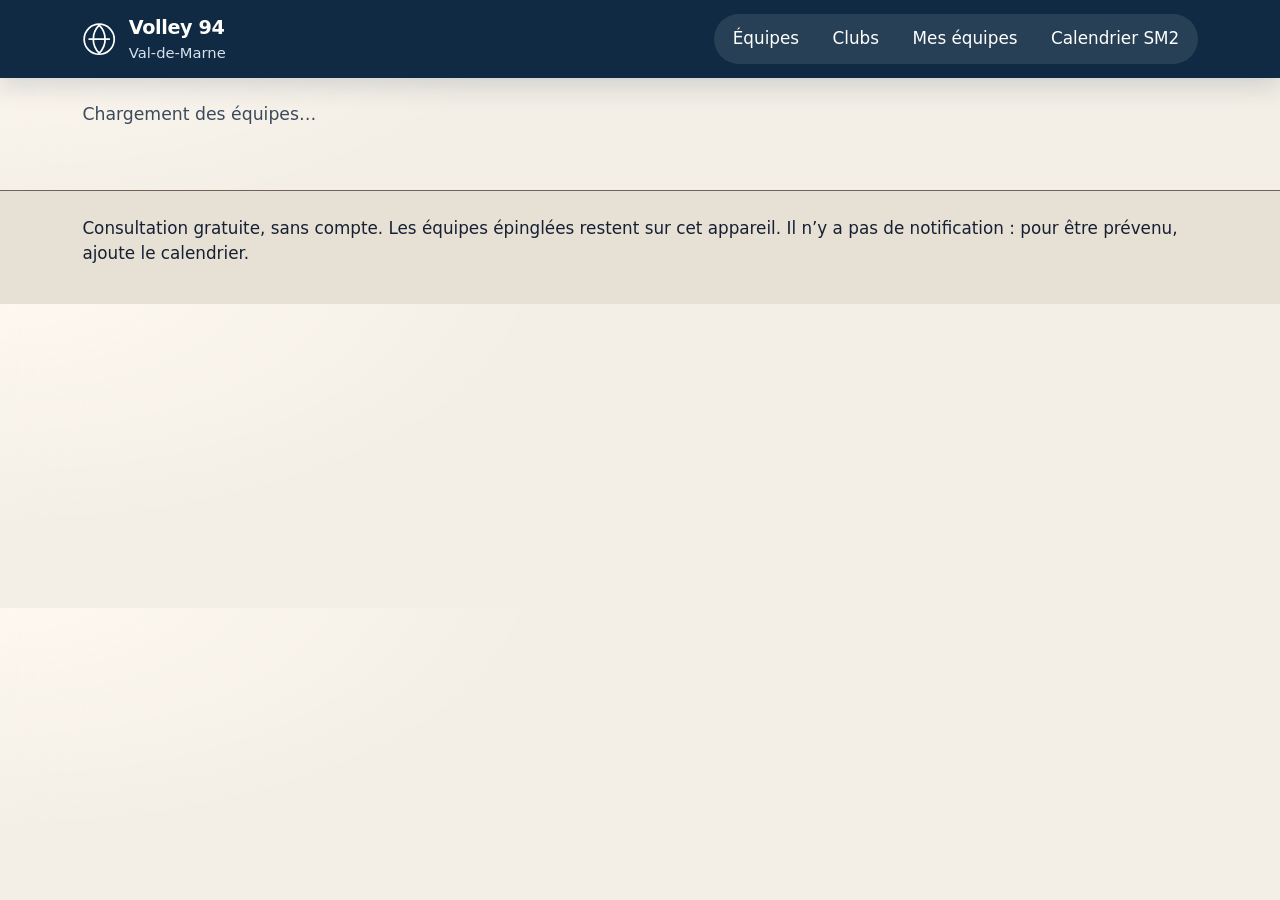
<file: index.html>
<!DOCTYPE html>
<html lang="fr">
<head>
  <meta charset="utf-8">
  <meta name="viewport" content="width=device-width, initial-scale=1">
  <meta http-equiv="refresh" content="0; url=static/">
  <title>Volley 94</title>
  <link rel="canonical" href="static/">
</head>
<body>
  <p><a href="static/">Ouvrir Volley 94</a></p>
</body>
</html>
</file>
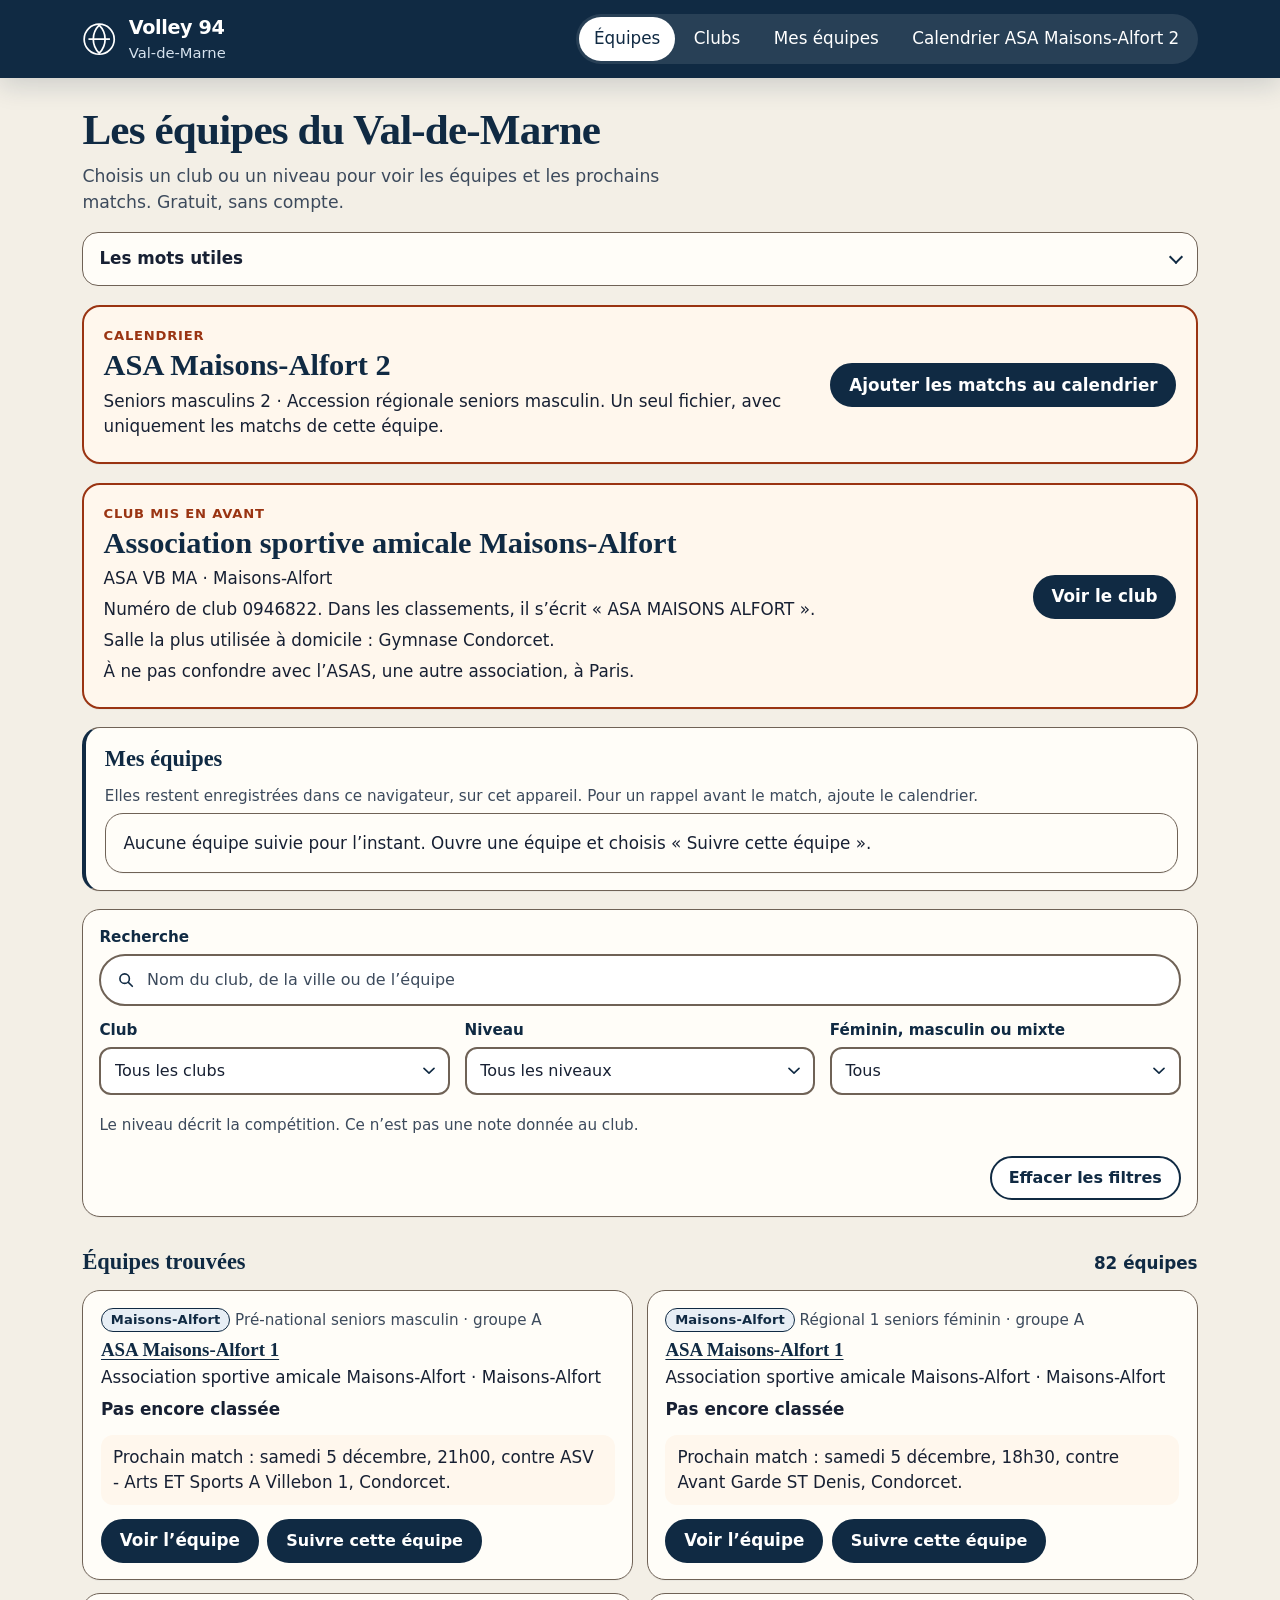
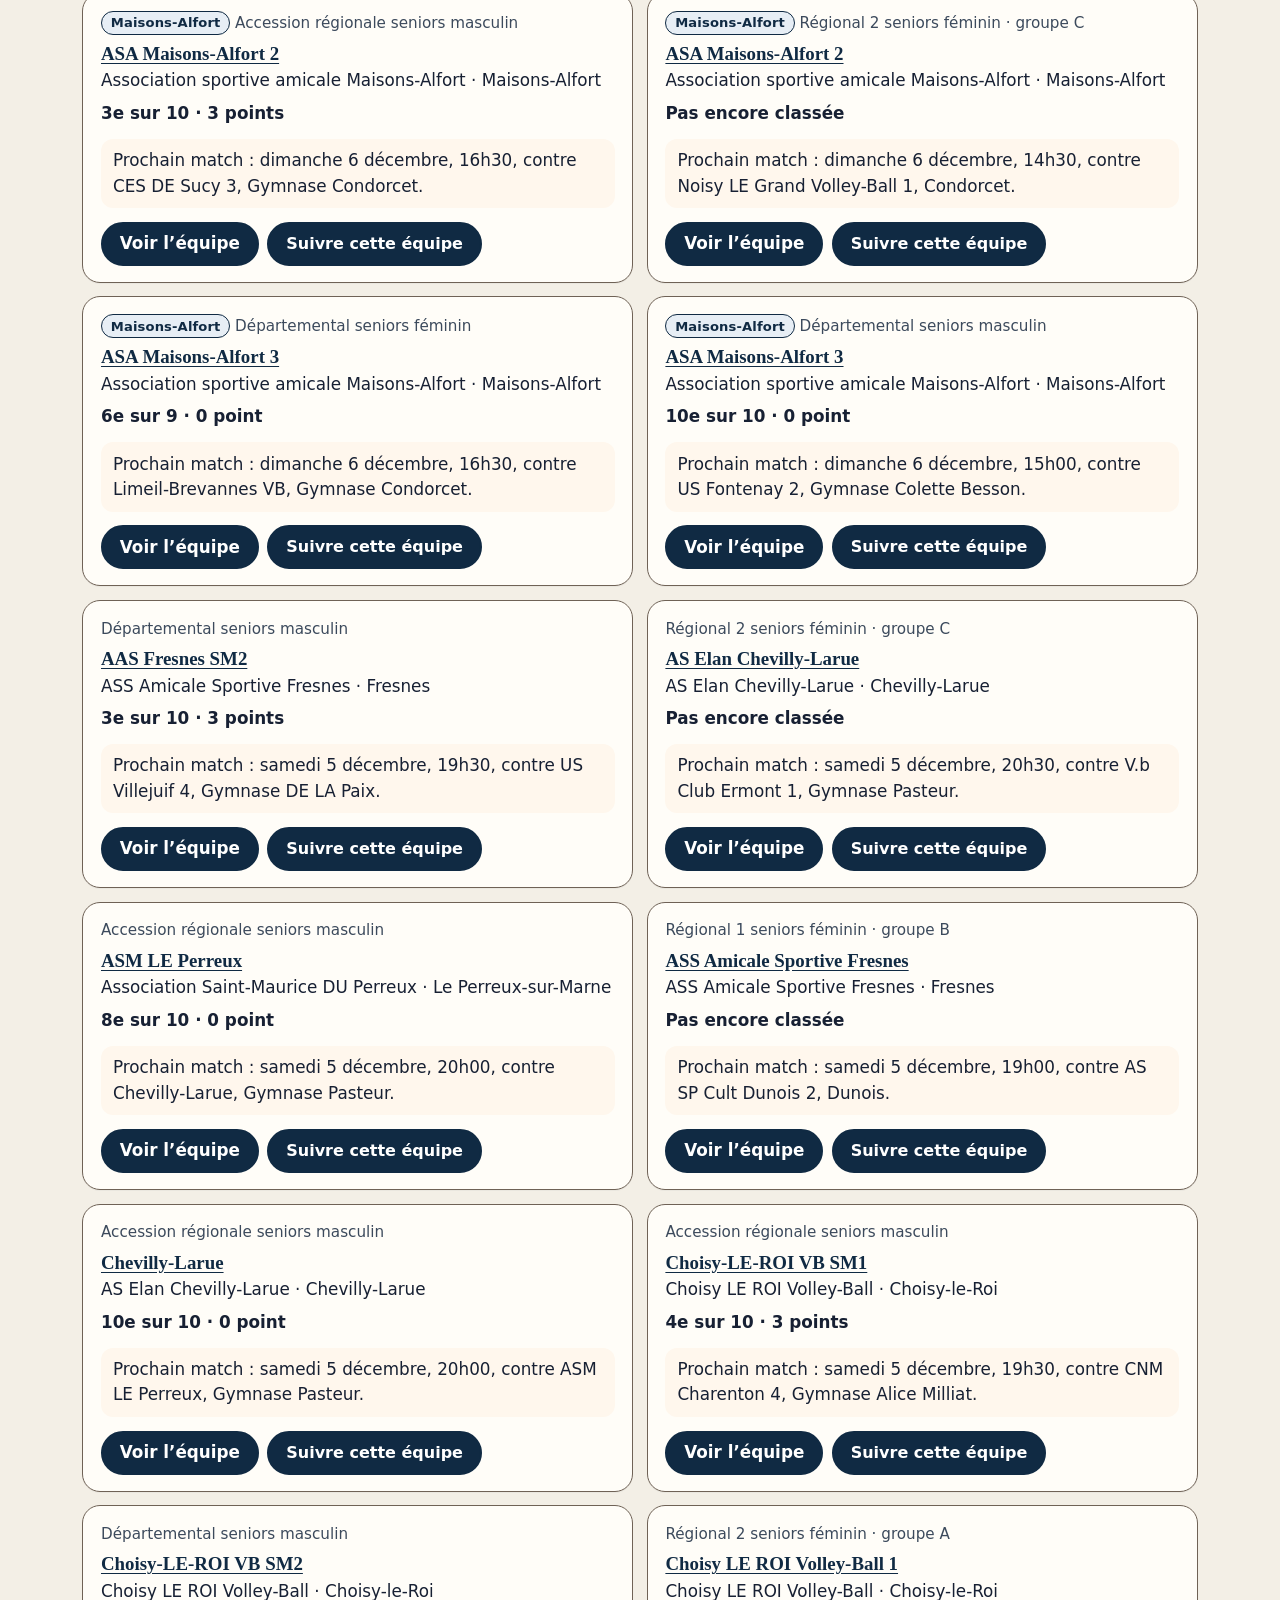
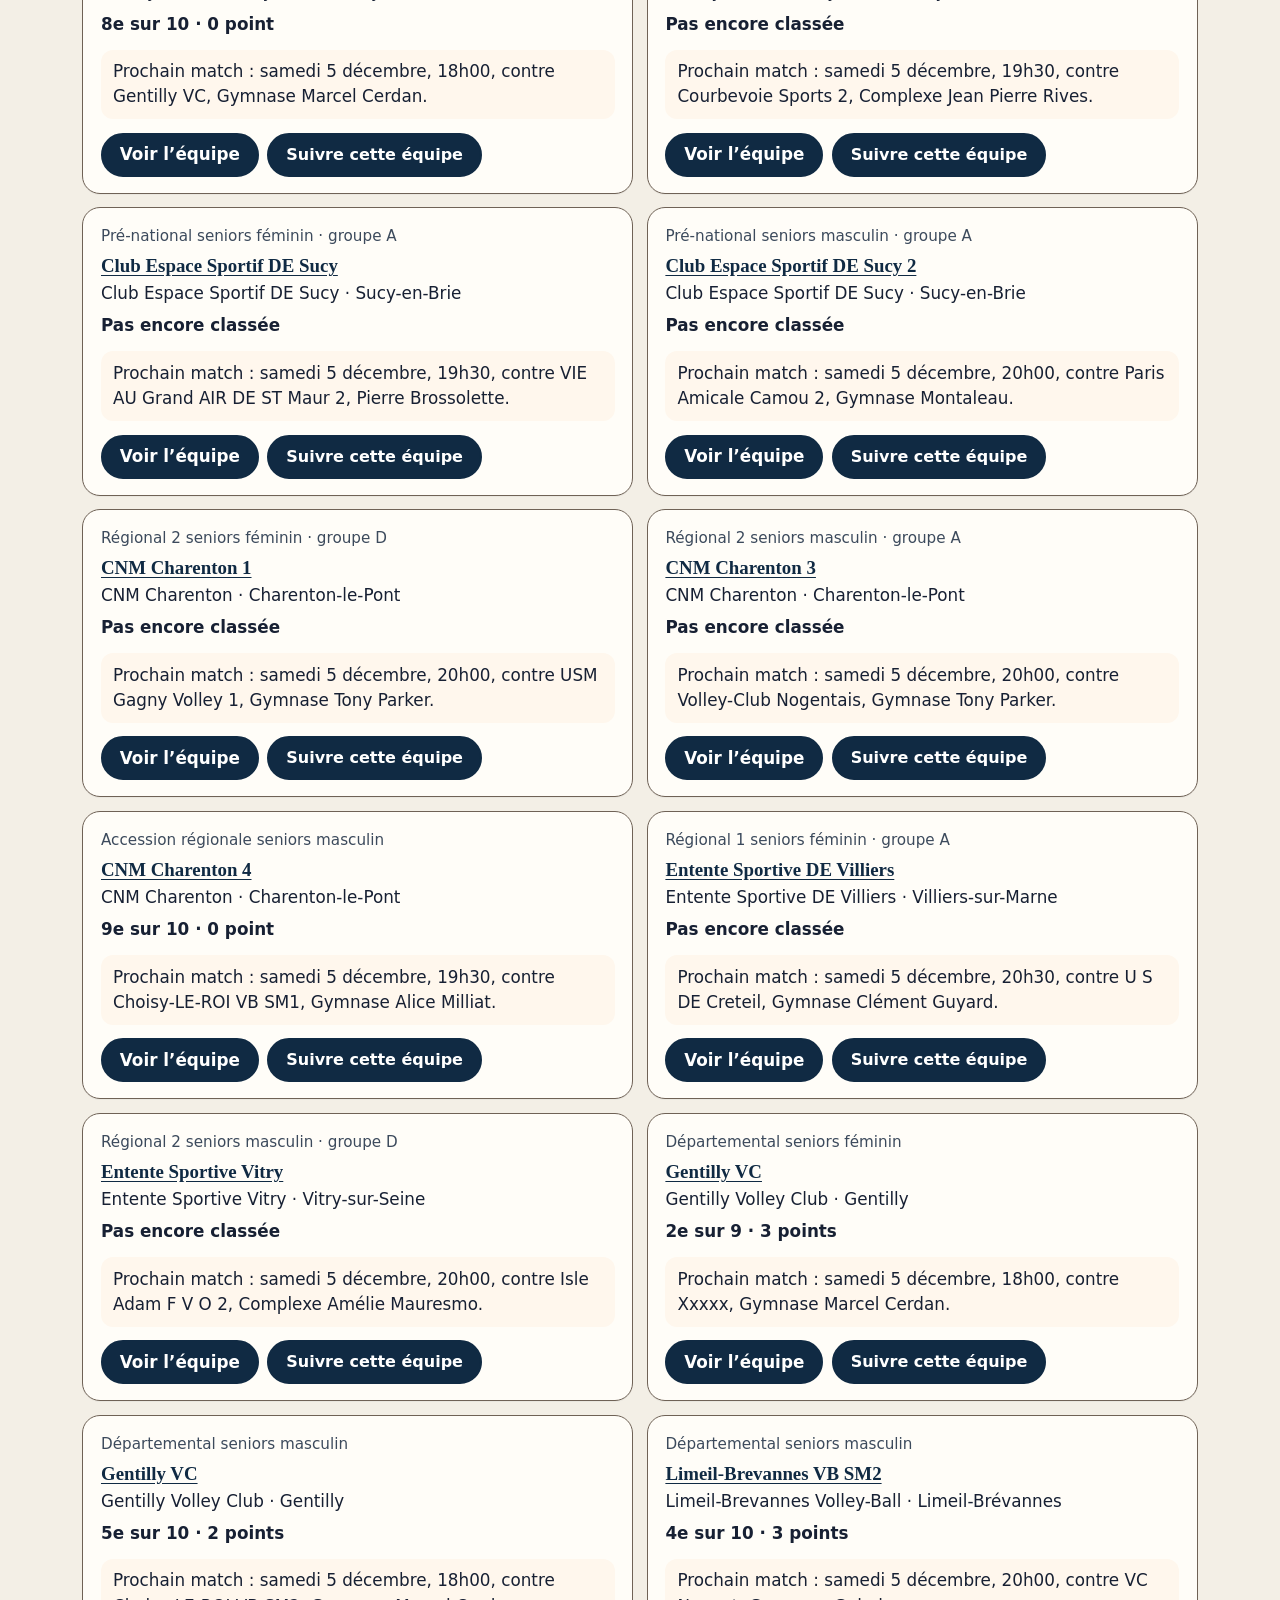
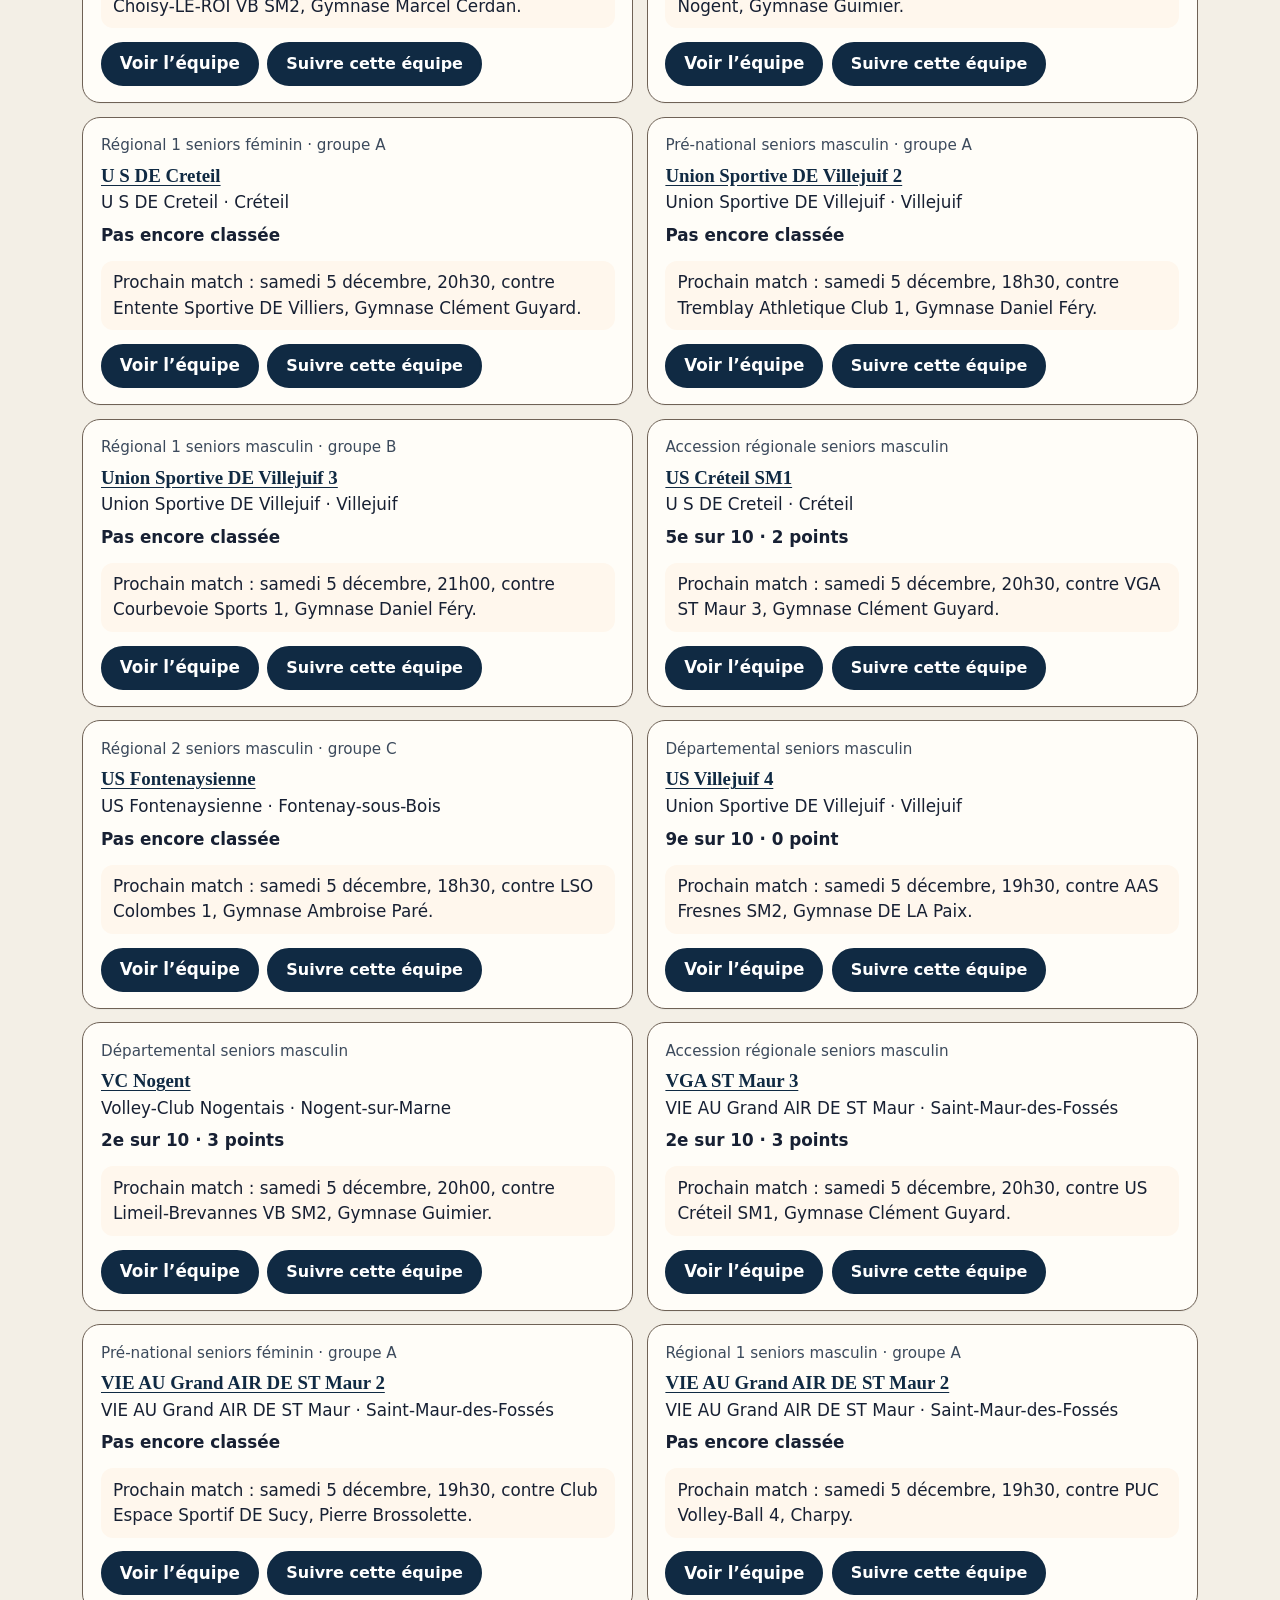
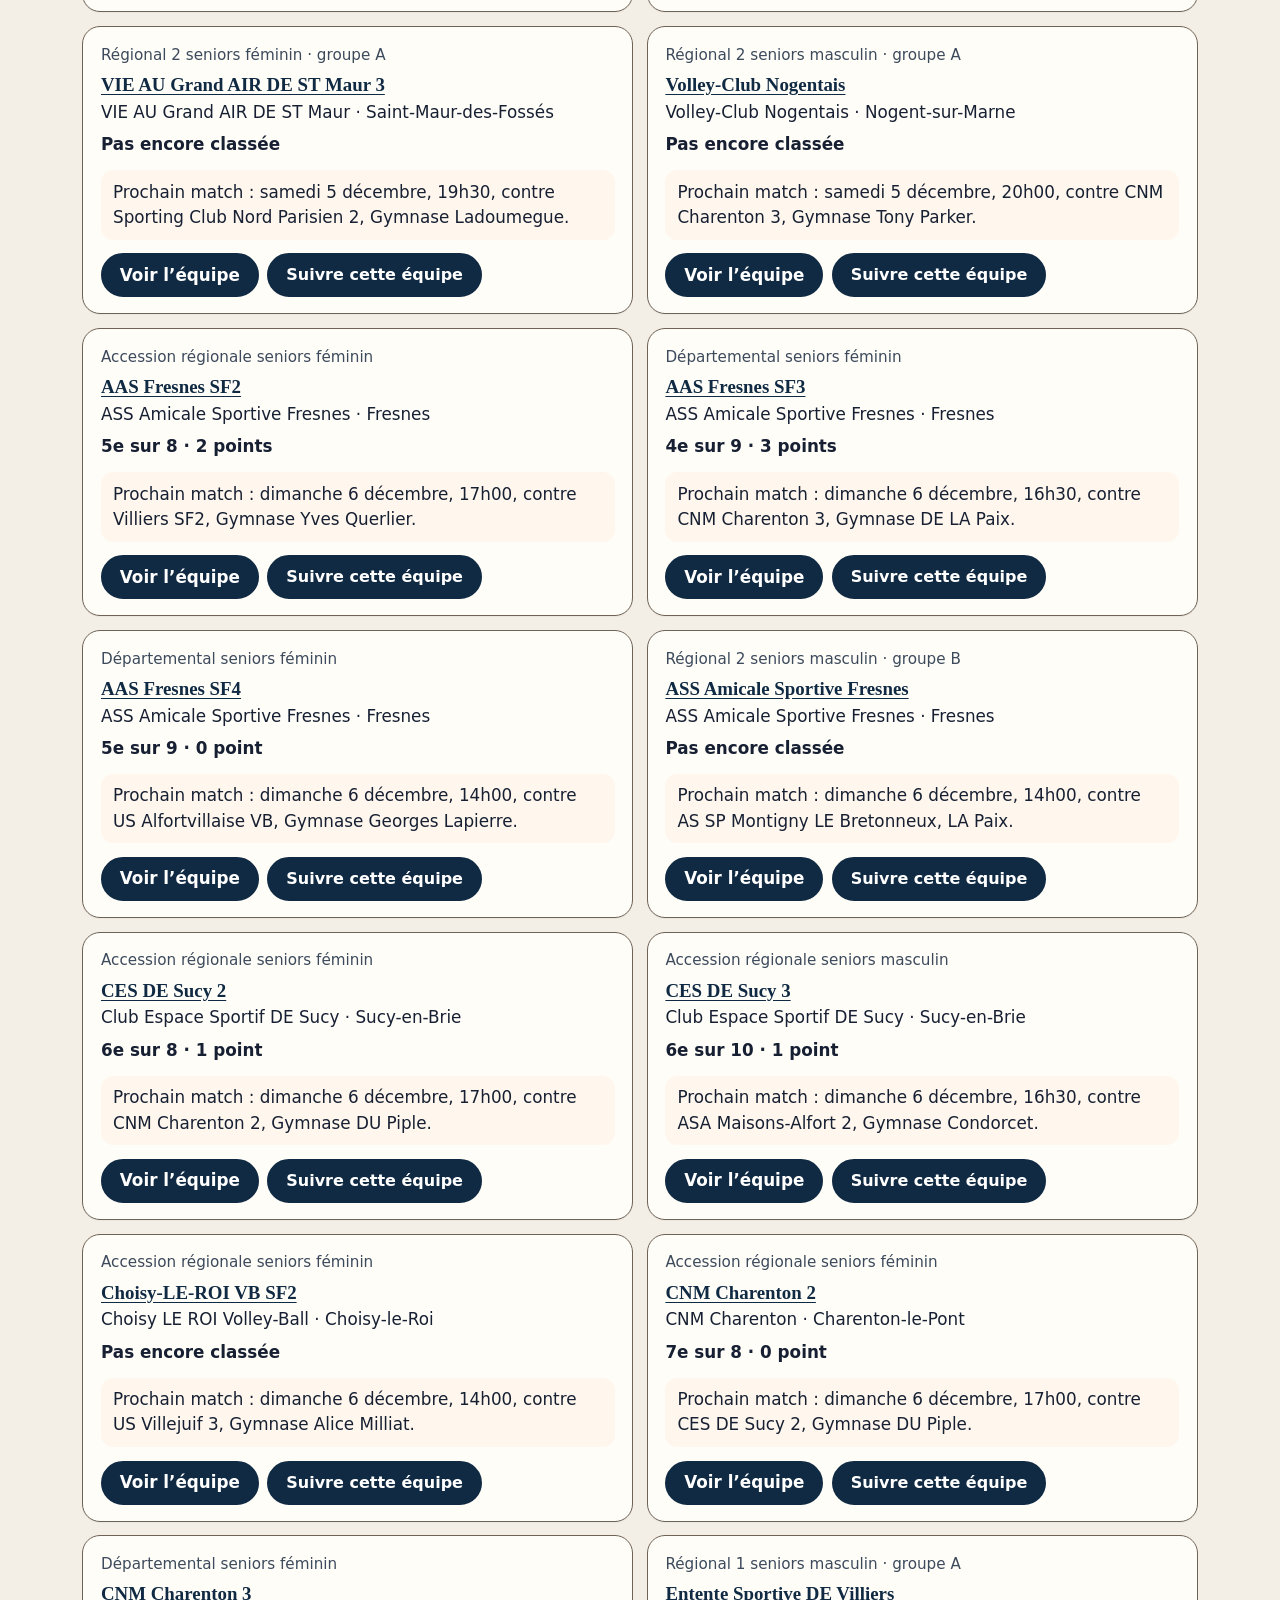
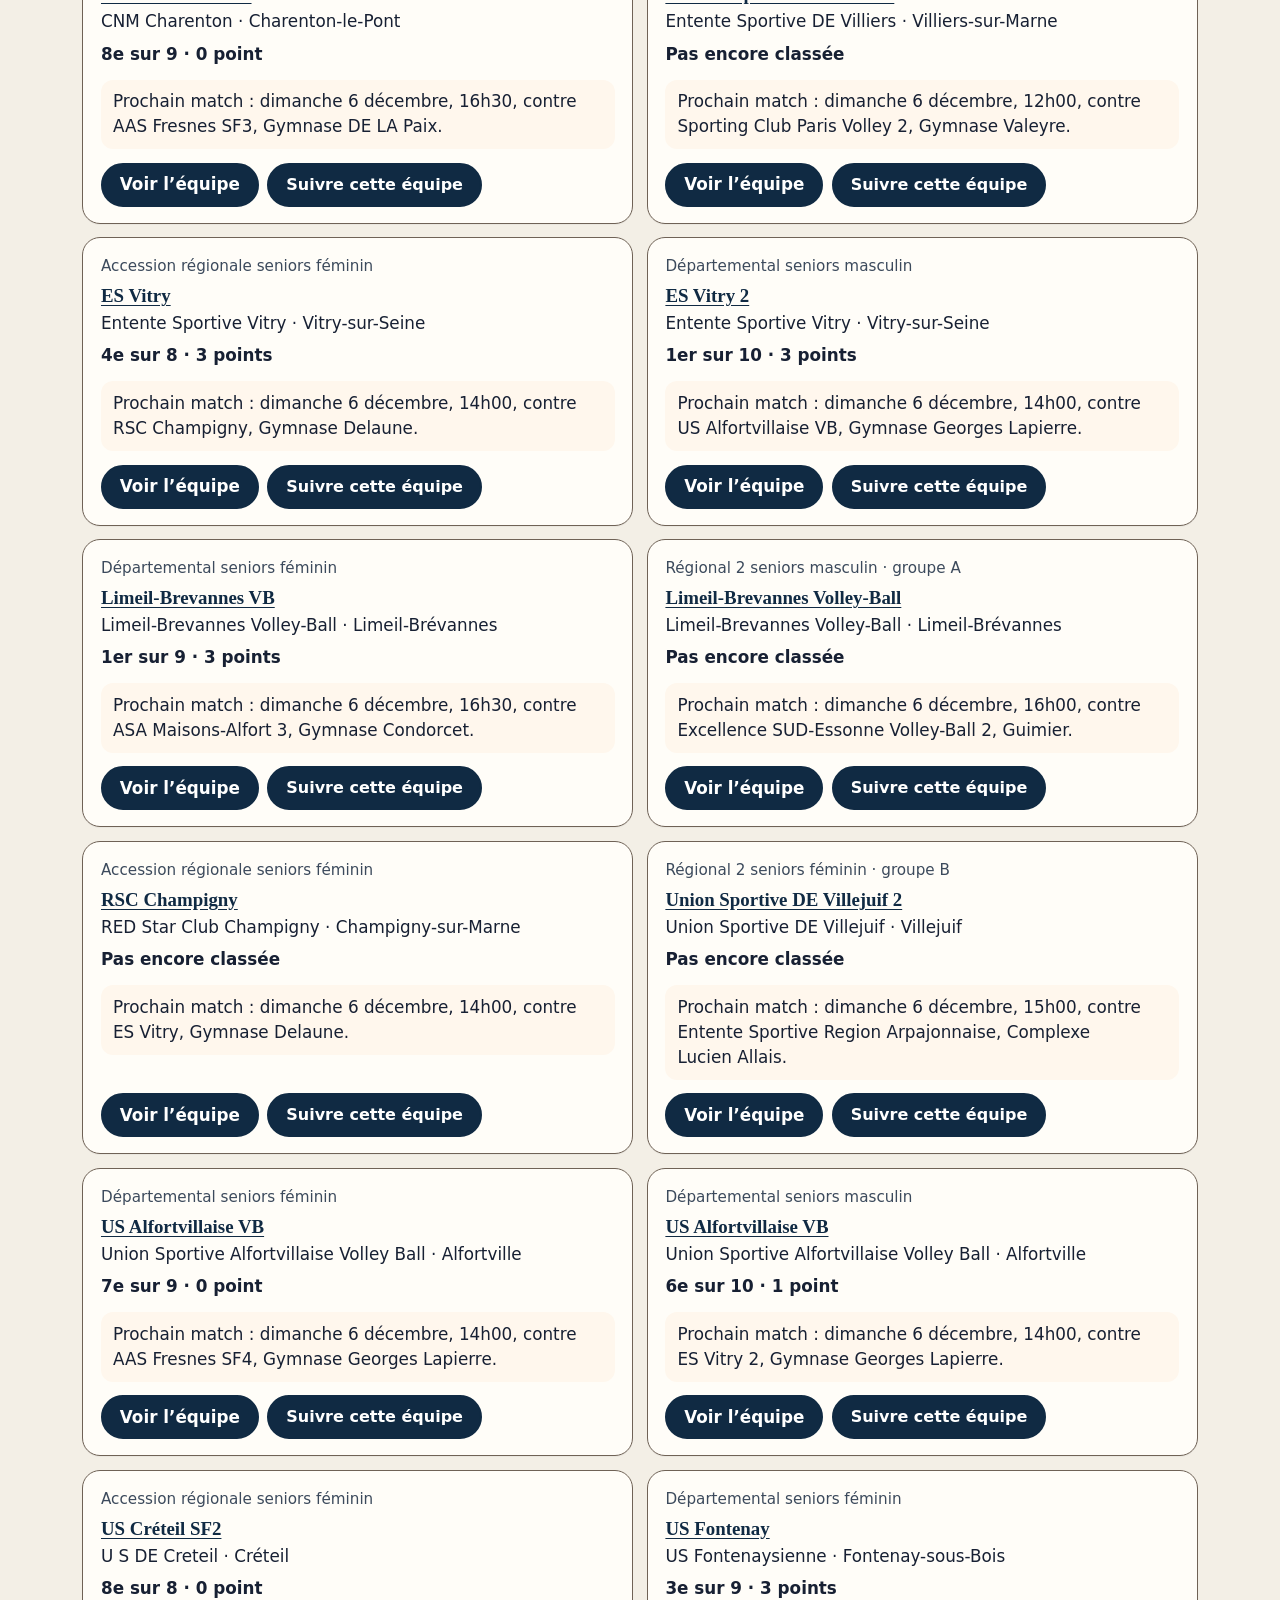
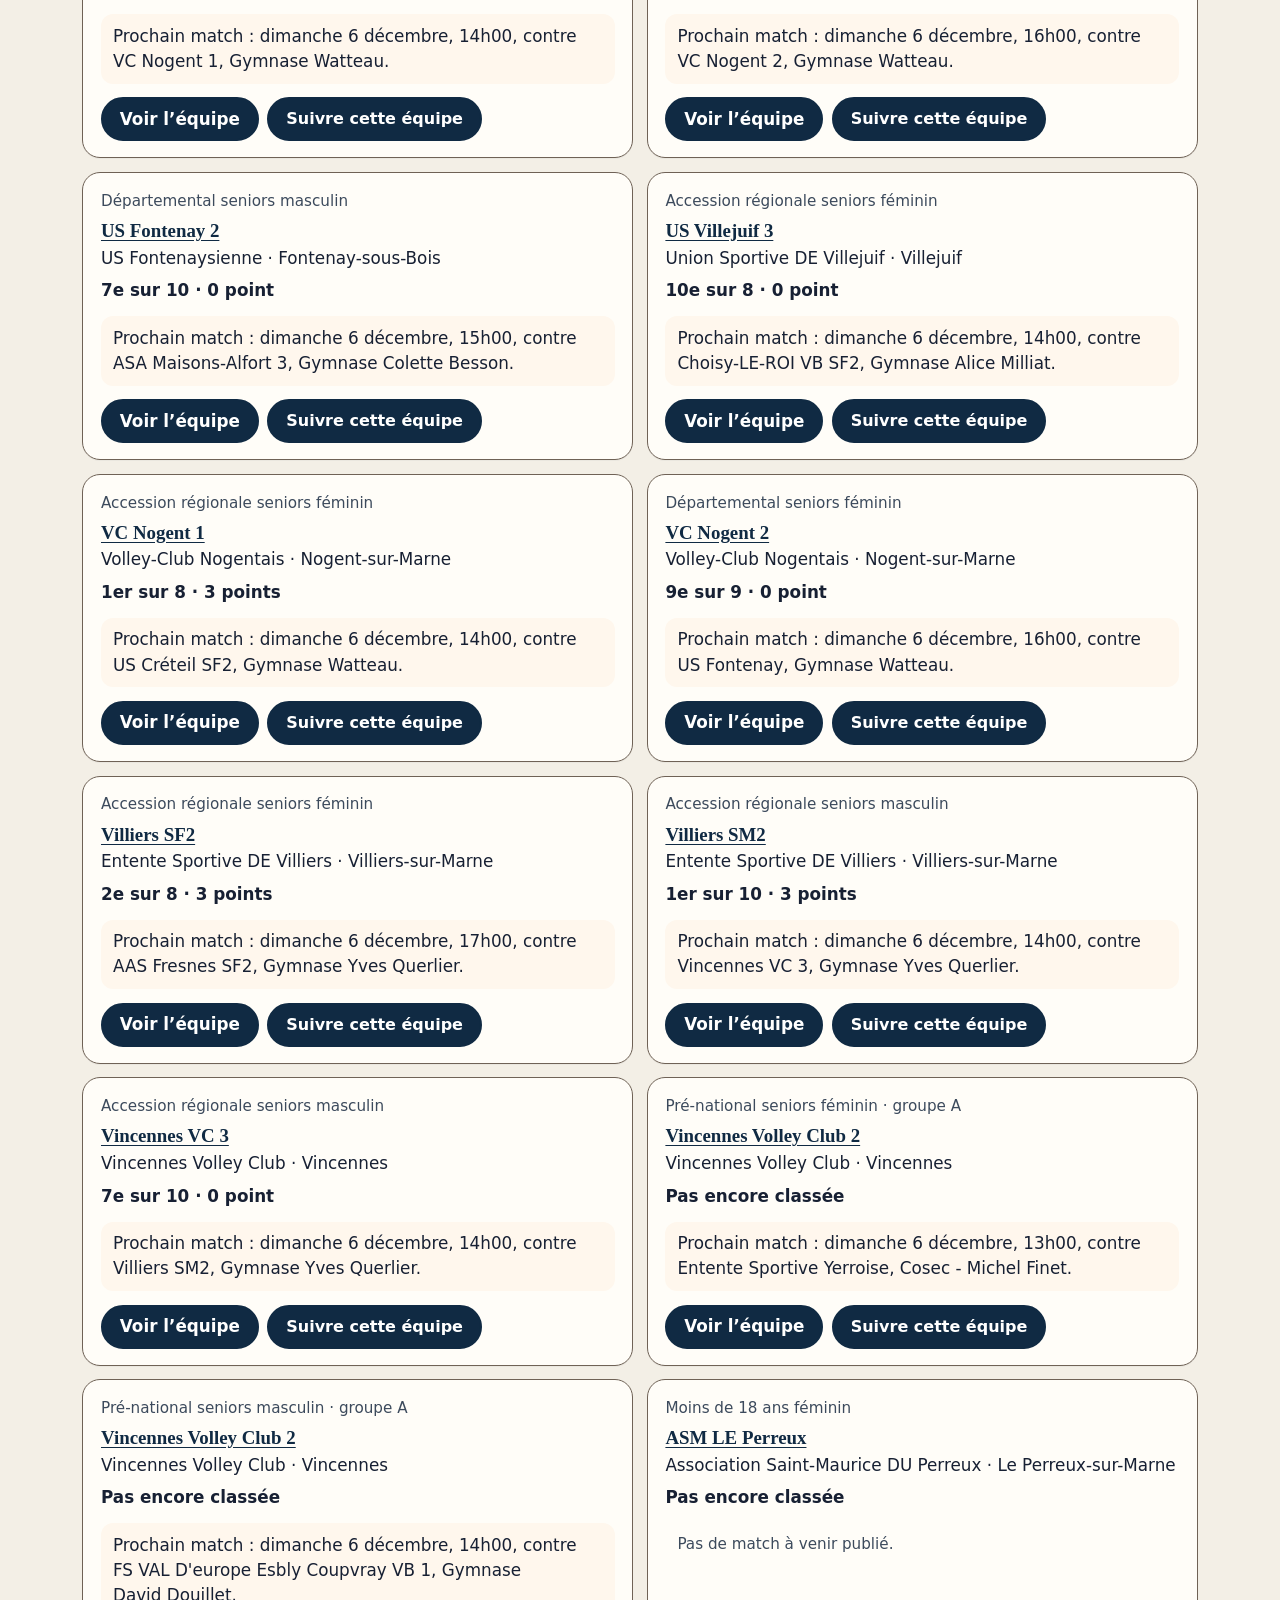
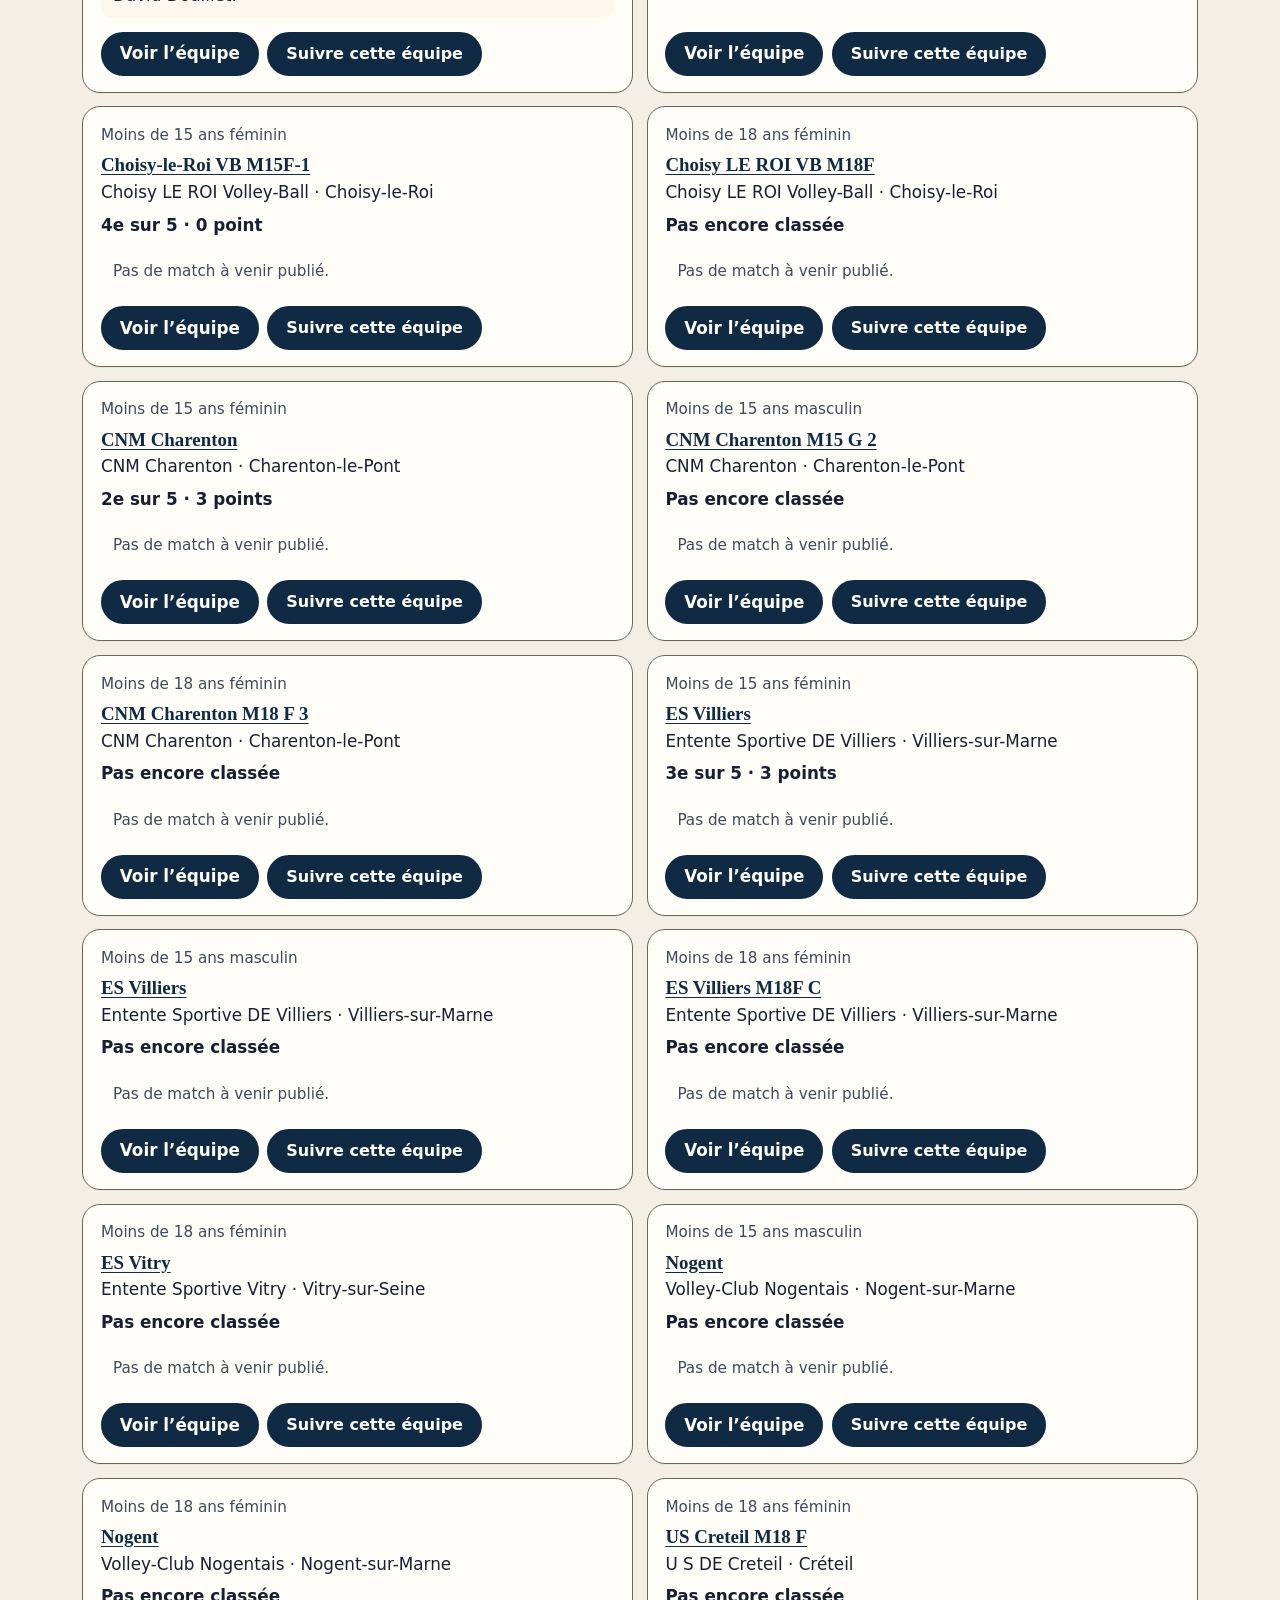
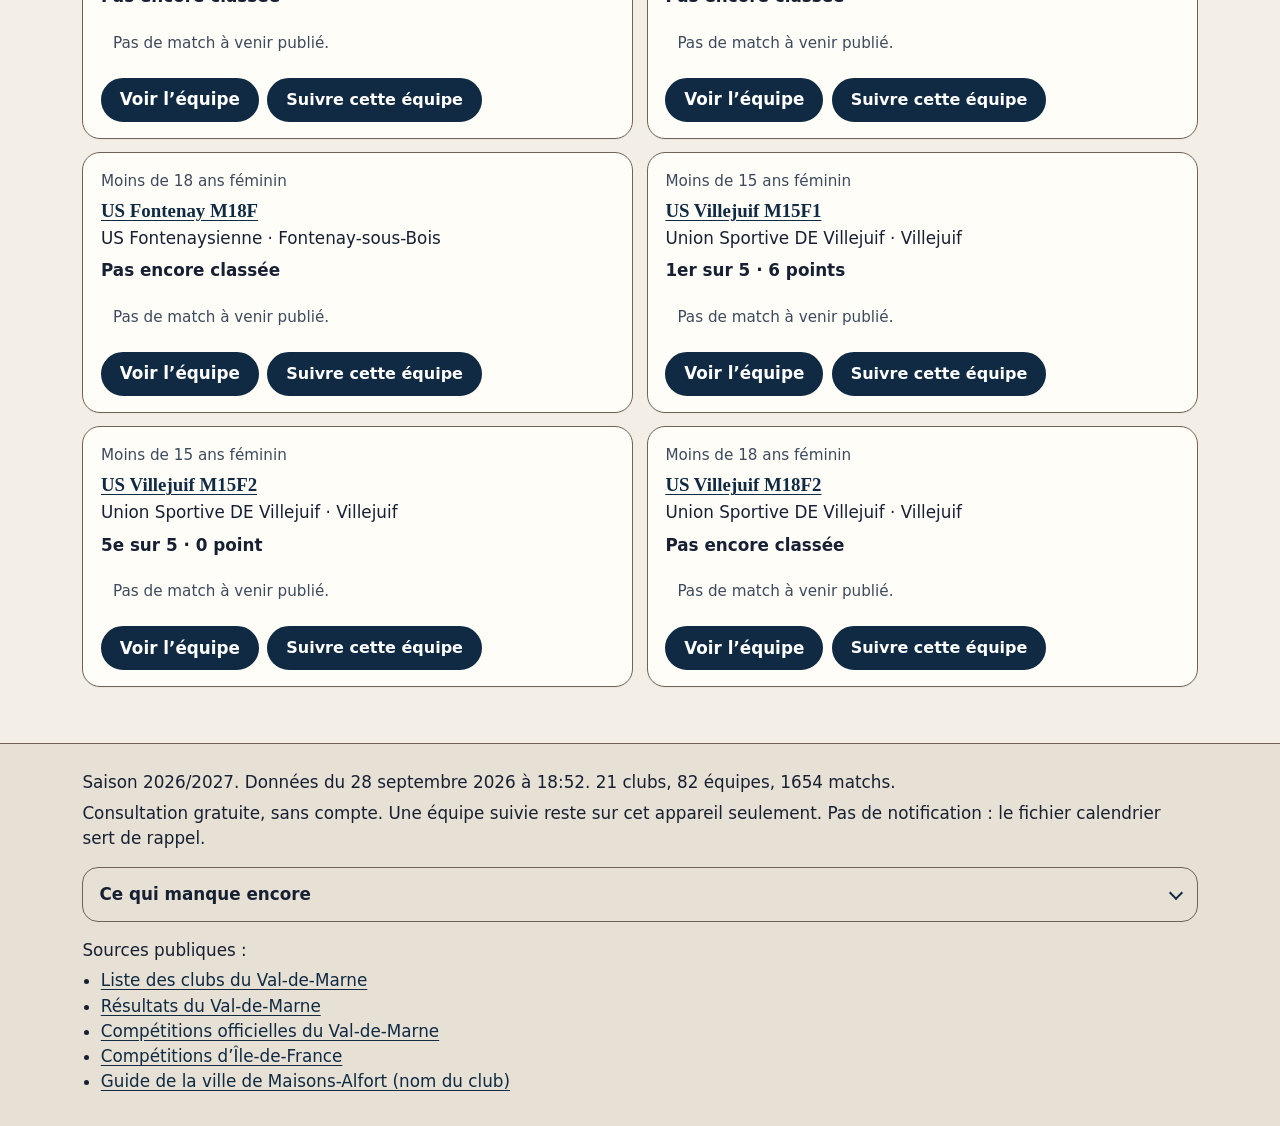
<file: static/index.html>
<!DOCTYPE html>
<html lang="fr">
<head>
  <meta charset="utf-8">
  <meta name="viewport" content="width=device-width, initial-scale=1, viewport-fit=cover">
  <meta name="description" content="Équipes, classements et matchs de volley du Val-de-Marne. Gratuit, sans compte.">
  <meta name="theme-color" content="#102a43">
  <title>Volley 94 — équipes et matchs</title>
  <link rel="icon" href="data:image/svg+xml,%3Csvg xmlns='http://www.w3.org/2000/svg' viewBox='0 0 32 32'%3E%3Ccircle cx='16' cy='16' r='14' fill='%23102a43'/%3E%3Cpath d='M6 16h20M16 3c3.5 3.5 5.5 8 5.5 13S19.5 25.5 16 29c-3.5-3.5-5.5-8-5.5-13S12.5 6.5 16 3z' fill='none' stroke='%23f3efe6' stroke-width='1.6'/%3E%3C/svg%3E">
  <link rel="stylesheet" href="style.css">
</head>
<body>
  <a class="skip" href="#contenu">Aller au contenu</a>
  <header class="top">
    <div class="bar">
      <a class="brand" href="#/">
        <svg class="ball" viewBox="0 0 32 32" aria-hidden="true">
          <circle cx="16" cy="16" r="14" fill="none" stroke="currentColor" stroke-width="1.6"></circle>
          <path d="M6 16h20M16 3c3.5 3.5 5.5 8 5.5 13S19.5 25.5 16 29c-3.5-3.5-5.5-8-5.5-13S12.5 6.5 16 3z" fill="none" stroke="currentColor" stroke-width="1.6"></path>
        </svg>
        <span>
          <span class="brand-name">Volley 94</span>
          <span class="brand-sub">Val-de-Marne</span>
        </span>
      </a>
      <nav aria-label="Navigation">
        <a href="#/">Équipes</a>
        <a href="#/clubs">Clubs</a>
        <a href="#/suivies">Mes équipes</a>
        <a id="lien-calendrier" href="asa-maisons-alfort-2.ics">Calendrier SM2</a>
      </nav>
    </div>
  </header>
  <main id="contenu" tabindex="-1">
    <p class="lead">Chargement des équipes…</p>
    <noscript>
      <p>Active JavaScript pour afficher les équipes. Le calendrier des matchs d’ASA Maisons-Alfort 2 reste téléchargeable : <a href="asa-maisons-alfort-2.ics">fichier calendrier</a>.</p>
    </noscript>
  </main>
  <footer>
    <div class="bar" id="pied">
      <p>Consultation gratuite, sans compte. Les équipes épinglées restent sur cet appareil. Il n’y a pas de notification : pour être prévenu, ajoute le calendrier.</p>
    </div>
  </footer>
  <script src="app.js"></script>
</body>
</html>
</file>
<file: static/style.css>
:root {
  --bg: #f3efe6;
  --ink: #172033;
  --muted: #3c4a5c;
  --card: #fffdf8;
  --navy: #102a43;
  --clay: #9a3412;
  --line: #6f6256;
  --tint: #fff7ed;
  --good: #14532d;
  --soft: #e7e0d4;
  --shadow: 0 1px 0 rgba(16, 42, 67, 0.04);
  color-scheme: light;
}

* { box-sizing: border-box; }

html {
  scroll-behavior: smooth;
  scroll-padding-top: 9rem;
}

body {
  margin: 0;
  background:
    radial-gradient(900px 420px at 0% -10%, #fff9f1 0%, transparent 60%),
    var(--bg);
  color: var(--ink);
  font-family: "Avenir Next", "Segoe UI", "Helvetica Neue", system-ui, sans-serif;
  font-size: 1.05rem;
  line-height: 1.5;
  padding-left: env(safe-area-inset-left);
  padding-right: env(safe-area-inset-right);
}

h1, h2, h3, p, li, dd { overflow-wrap: break-word; }
h1, h2 { text-wrap: balance; }
p { text-wrap: pretty; }

h1, h2, h3 {
  font-family: "Iowan Old Style", Palatino, Georgia, serif;
  line-height: 1.15;
  font-weight: 600;
  color: var(--navy);
}

h1 { font-size: clamp(1.85rem, 4vw, 2.7rem); margin: 0.2rem 0 0.55rem; letter-spacing: -0.02em; }
h2 { font-size: 1.4rem; margin: 2.15rem 0 0.8rem; padding-bottom: 0.4rem; border-bottom: 1px solid #cfc4b6; }
h3 { font-size: 1.18rem; margin: 0; line-height: 1.25; }

p { margin: 0.35rem 0; }

a {
  color: var(--navy);
  text-underline-offset: 0.16em;
}
a:hover { color: var(--clay); }

.skip {
  position: absolute;
  left: 0.75rem;
  top: -4rem;
  background: white;
  color: var(--navy);
  padding: 0.5rem 0.8rem;
  z-index: 6;
  border-radius: 999px;
}
.skip:focus {
  top: 0.5rem;
  outline: 3px solid #ffffff;
  outline-offset: 3px;
}

.top {
  position: sticky;
  top: 0;
  z-index: 4;
  background: var(--navy);
  color: white;
  padding-top: env(safe-area-inset-top);
  box-shadow: 0 8px 24px rgba(16, 42, 67, 0.16);
}

.bar {
  max-width: 72rem;
  margin: 0 auto;
  padding: 0.85rem 1.15rem;
  display: flex;
  flex-wrap: wrap;
  gap: 0.75rem 1.5rem;
  align-items: center;
  justify-content: space-between;
}

.brand {
  display: flex;
  gap: 0.75rem;
  align-items: center;
  color: white;
  text-decoration: none;
}
.brand:hover { color: white; }
.brand-name { display: block; font-weight: 700; font-size: 1.2rem; letter-spacing: -0.02em; }
.brand-sub { display: block; color: #d6e2ee; font-size: 0.92rem; }
.ball { width: 2.15rem; height: 2.15rem; }

nav {
  display: flex;
  flex-wrap: wrap;
  gap: 0.2rem;
  padding: 0.2rem;
  background: rgba(255, 255, 255, 0.1);
  border-radius: 999px;
}
nav a {
  color: white;
  text-decoration: none;
  min-height: 44px;
  display: inline-flex;
  align-items: center;
  justify-content: center;
  padding: 0.35rem 0.95rem;
  border-radius: 999px;
  scroll-margin-top: 9rem;
}
nav a[aria-current="page"] { background: white; color: var(--navy); }
nav a:hover { background: rgba(255, 255, 255, 0.16); color: white; text-decoration: none; }
nav a[aria-current="page"]:hover { background: white; color: var(--navy); }

main {
  max-width: 72rem;
  margin: 0 auto;
  padding: 1.5rem 1.15rem 3.5rem;
}

.lead {
  color: var(--muted);
  font-size: 1.08rem;
  max-width: 40rem;
  margin-top: 0;
}

.featured, .card, .panel, .empty, .filters {
  background: var(--card);
  border: 1px solid var(--line);
  border-radius: 18px;
  box-shadow: var(--shadow);
}

.featured, .panel, .filters { margin: 1.15rem 0; }
.card, .empty { padding: 1.05rem 1.1rem 1rem; }
.panel { padding: 1.1rem 1.15rem 1.05rem; border-left: 4px solid var(--navy); }
.panel h2 { margin-top: 0; border-bottom: 0; padding-bottom: 0; }

.featured {
  background: var(--tint);
  border: 2px solid var(--clay);
  padding: 1.2rem 1.2rem 1.1rem;
  display: grid;
  gap: 0.85rem 1.75rem;
  align-items: center;
}
.featured h2 { margin: 0.15rem 0 0.35rem; border: 0; padding: 0; font-size: clamp(1.45rem, 3vw, 1.9rem); }
.featured .actions { margin-top: 0; }

.is-featured {
  background: var(--tint);
  border-width: 2px;
  border-color: var(--clay);
}

.eyebrow {
  margin: 0;
  color: var(--clay);
  font-size: 0.82rem;
  font-weight: 700;
  letter-spacing: 0.06em;
  text-transform: uppercase;
}

.meta, .hint { color: var(--muted); }
.hint { font-size: 0.95rem; }
.meta { margin: 0 0 0.4rem; font-size: 0.95rem; }

.crumbs { margin: 0 0 0.9rem; font-size: 0.95rem; }
.crumbs span { color: var(--muted); }

.filters {
  display: grid;
  gap: 0.85rem 0.9rem;
  padding: 1rem;
}
.field { min-width: 0; display: flex; flex-direction: column; justify-content: flex-end; }

@media (min-width: 760px) {
  .filters { grid-template-columns: repeat(3, minmax(0, 1fr)); }
  .filters .wide { grid-column: 1 / -1; }
  .featured { grid-template-columns: minmax(0, 1fr) auto; }
}

label {
  display: block;
  margin-bottom: 0.3rem;
  color: var(--navy);
  font-size: 0.95rem;
  font-weight: 700;
}

input, select, button { font: inherit; font-size: 1rem; color: var(--ink); }

input, select {
  width: 100%;
  min-height: 48px;
  padding: 0.5rem 0.85rem;
  border: 2px solid var(--line);
  border-radius: 12px;
  background: white;
}

input[type="search"] {
  border-radius: 999px;
  min-height: 52px;
  padding-left: 2.85rem;
  background-image: url("data:image/svg+xml,%3Csvg xmlns='http://www.w3.org/2000/svg' width='20' height='20' viewBox='0 0 20 20' fill='none'%3E%3Ccircle cx='8.5' cy='8.5' r='5.25' stroke='%23102a43' stroke-width='1.8'/%3E%3Cpath d='M12.6 12.6L17 17' stroke='%23102a43' stroke-width='1.8' stroke-linecap='round'/%3E%3C/svg%3E");
  background-repeat: no-repeat;
  background-position: 1rem center;
  background-size: 1.15rem;
}

select {
  appearance: none;
  padding-right: 2.4rem;
  background-image: url("data:image/svg+xml,%3Csvg xmlns='http://www.w3.org/2000/svg' width='12' height='8' viewBox='0 0 12 8'%3E%3Cpath d='M1 1.4L6 6.2L11 1.4' fill='none' stroke='%23102a43' stroke-width='1.6' stroke-linecap='round' stroke-linejoin='round'/%3E%3C/svg%3E");
  background-repeat: no-repeat;
  background-position: right 0.85rem center;
  background-size: 0.75rem;
}

::placeholder { color: var(--muted); opacity: 1; }

.actions { display: flex; flex-wrap: wrap; gap: 0.55rem; margin-top: 0.9rem; }
.filters .actions { margin-top: 0; justify-content: flex-end; }

.button, button {
  display: inline-flex;
  align-items: center;
  justify-content: center;
  min-height: 44px;
  padding: 0.45rem 1.05rem;
  border-radius: 999px;
  border: 2px solid var(--navy);
  background: var(--navy);
  color: white;
  text-decoration: none;
  cursor: pointer;
  text-align: center;
  font-weight: 600;
}
a.button:hover { color: white; background: #1b3d5c; }
button.ghost, a.ghost {
  background: white;
  color: var(--navy);
}
a.button.ghost:hover, button.ghost:hover {
  color: var(--navy);
  background: #f4efe6;
}
button[aria-pressed="true"] {
  background: var(--clay);
  border-color: var(--clay);
  color: white;
}

.badge {
  display: inline-block;
  background: #e7eef5;
  color: var(--navy);
  border: 1px solid var(--navy);
  border-radius: 999px;
  padding: 0.08rem 0.55rem;
  font-size: 0.82rem;
  font-weight: 700;
  letter-spacing: 0.01em;
  vertical-align: 0.05em;
}

.score { color: var(--good); font-weight: 700; }
.lost { color: var(--clay); font-weight: 700; }

.section-head {
  display: flex;
  flex-wrap: wrap;
  align-items: baseline;
  justify-content: space-between;
  gap: 0.25rem 1rem;
  margin: 2rem 0 0.85rem;
}
.section-head h2 { margin: 0; padding: 0; border: 0; }
#compte, #club-compte {
  margin: 0 0 0.75rem;
  font-weight: 700;
  font-variant-numeric: tabular-nums;
  color: var(--navy);
}
.section-head #compte { margin: 0; }

.list, .matches, .standing { display: grid; gap: 0.85rem; }
.list > .empty, .list > .hint, .matches > .empty { margin: 0; grid-column: 1 / -1; }

.team-club { margin: 0.2rem 0 0; }
.team-rank {
  margin: 0.45rem 0 0;
  font-weight: 700;
  font-variant-numeric: tabular-nums;
}
.next {
  margin: 0.8rem 0 0;
  padding: 0.6rem 0.75rem;
  border-radius: 12px;
}
.next:not(.hint) { background: var(--tint); }
.list > .team {
  display: flex;
  flex-direction: column;
}
.list > .team .actions { margin-top: auto; padding-top: 0.85rem; }

.match {
  display: grid;
  grid-template-columns: 1fr;
  grid-template-areas: "when" "main";
  gap: 0.35rem 1.25rem;
  align-items: center;
  margin: 0;
}
.match:has(.match-outcome) { grid-template-areas: "when" "main" "outcome"; }
.match.has-extra { grid-template-areas: "when" "main" "extra"; }
.match.has-extra:has(.match-outcome) { grid-template-areas: "when" "main" "outcome" "extra"; }
.match-when { grid-area: when; }
.match-main { grid-area: main; }
.match-outcome { grid-area: outcome; }
.match-extra { grid-area: extra; }
.match-when time { display: block; text-decoration: none; }
.when-day {
  display: block;
  color: var(--clay);
  font-size: 0.78rem;
  font-weight: 700;
  letter-spacing: 0.06em;
  text-transform: uppercase;
}
.when-date {
  display: block;
  color: var(--ink);
  font-weight: 700;
}
.when-time {
  display: block;
  margin-top: 0.12rem;
  color: var(--muted);
  font-variant-numeric: tabular-nums;
}
.match-main { min-width: 0; }
.match-main h3 { margin: 0; }
.match-where, .match-detail { margin: 0.2rem 0 0; }
.match-where { color: var(--ink); }
.match-detail { color: var(--muted); font-size: 0.95rem; }
.match-outcome {
  margin: 0;
  font-weight: 700;
  font-size: 1.08rem;
  font-variant-numeric: tabular-nums;
  line-height: 1.3;
}

.scoreline {
  margin: 0.15rem 0 0.2rem;
  font-family: "Iowan Old Style", Palatino, Georgia, serif;
  font-size: clamp(1.7rem, 4vw, 2.5rem);
  line-height: 1.1;
  font-variant-numeric: tabular-nums;
  color: var(--navy);
}
.scoreline.score { color: var(--good); }
.match-kick { margin-top: 0.15rem; }

.standing { list-style: none; margin: 0.4rem 0 0; padding: 0; }
.standing li {
  display: grid;
  grid-template-columns: auto minmax(0, 1fr);
  gap: 0.15rem 1rem;
  align-items: center;
  background: var(--card);
  border: 1px solid var(--line);
  border-radius: 14px;
  padding: 0.8rem 0.95rem;
}
.standing .place {
  margin: 0;
  font-weight: 700;
  font-variant-numeric: tabular-nums;
  color: var(--navy);
}
.standing-name { margin: 0; font-weight: 600; }
.standing .hint { margin: 0.12rem 0 0; }

.facts { display: grid; gap: 0.65rem; margin: 0.9rem 0 1rem; }
.facts div {
  background: var(--card);
  border: 1px solid var(--line);
  border-radius: 14px;
  padding: 0.75rem 0.9rem;
}
.facts dt { color: var(--muted); font-weight: 700; font-size: 0.92rem; }
.facts dd { margin: 0.2rem 0 0; font-size: 1.05rem; }

.gloss { margin: 0.15rem 0 0.2rem; }
.gloss dt { font-weight: 700; margin-top: 0.7rem; color: var(--navy); }
.gloss dd { margin: 0.12rem 0 0; }

.table-scroll {
  overflow-x: auto;
  margin-top: 0.5rem;
  border: 1px solid var(--line);
  border-radius: 14px;
  max-width: 100%;
  background: var(--card);
}
table { border-collapse: collapse; width: 100%; min-width: 52rem; font-size: 0.95rem; }
th, td { padding: 0.55rem 0.6rem; text-align: right; border-bottom: 1px solid var(--line); white-space: nowrap; }
th:first-child, td:first-child, th:nth-child(2), td:nth-child(2) { text-align: left; }
th { background: #f7f1e8; font-weight: 600; position: sticky; top: 0; }
caption { text-align: left; padding: 0.7rem 0.75rem; color: var(--ink); white-space: normal; }

details {
  margin: 1rem 0;
  background: var(--card);
  border: 1px solid var(--line);
  border-radius: 16px;
  padding: 0.15rem 1rem;
}
details[open] { padding-bottom: 0.85rem; }
summary {
  cursor: pointer;
  min-height: 48px;
  display: flex;
  align-items: center;
  justify-content: space-between;
  gap: 1rem;
  font-weight: 700;
  list-style: none;
}
summary::-webkit-details-marker { display: none; }
summary::after {
  content: "";
  width: 0.5rem;
  height: 0.5rem;
  border-right: 2px solid var(--navy);
  border-bottom: 2px solid var(--navy);
  transform: rotate(45deg);
  flex: none;
  margin-bottom: 0.2rem;
}
details[open] > summary::after { transform: rotate(225deg); margin-bottom: -0.15rem; }

footer {
  background: var(--soft);
  color: var(--ink);
  border-top: 1px solid var(--line);
}
footer .bar { display: block; padding-top: 1.25rem; padding-bottom: calc(2rem + env(safe-area-inset-bottom)); }
footer a { color: var(--navy); }
footer ul { padding-left: 1.15rem; margin: 0.35rem 0 0; }
footer details { background: transparent; }

.sr-only {
  position: absolute;
  width: 1px;
  height: 1px;
  padding: 0;
  margin: -1px;
  overflow: hidden;
  clip: rect(0, 0, 0, 0);
  white-space: nowrap;
  border: 0;
}

code { font-family: ui-monospace, SFMono-Regular, Menlo, monospace; font-size: 0.92em; overflow-wrap: anywhere; }

:focus-visible {
  outline: 3px solid var(--navy);
  outline-offset: 3px;
}
.top :focus-visible { outline-color: #ffffff; }

a, button, summary, input, select { scroll-margin-top: 9rem; }

::selection { background: #f3d3c2; color: var(--ink); }

@media (min-width: 720px) {
  .match,
  .match:has(.match-outcome),
  .match.has-extra,
  .match.has-extra:has(.match-outcome) {
    grid-template-columns: 10.5rem minmax(0, 1fr) minmax(9rem, max-content);
    grid-template-areas: "when main outcome";
  }
  .match.has-extra,
  .match.has-extra:has(.match-outcome) {
    grid-template-areas:
      "when main outcome"
      "when extra outcome";
  }
  .match-outcome { text-align: right; align-self: center; }
}

@media (min-width: 960px) {
  .list { grid-template-columns: 1fr 1fr; }
  .facts { grid-template-columns: 1fr 1fr; }
}

@media (max-width: 40rem) {
  main { padding-top: 1.15rem; }
  nav { width: 100%; }
  nav a { flex: 1 1 auto; padding-inline: 0.4rem; }
  .actions { flex-direction: column; align-items: stretch; }
  .actions .button, .actions button { width: 100%; }
  .filters .actions { align-items: stretch; }
  .standing li { grid-template-columns: 1fr; }
  h2 { margin-top: 1.7rem; }
}

@media (prefers-reduced-motion: reduce) {
  html { scroll-behavior: auto; }
}
</file>
